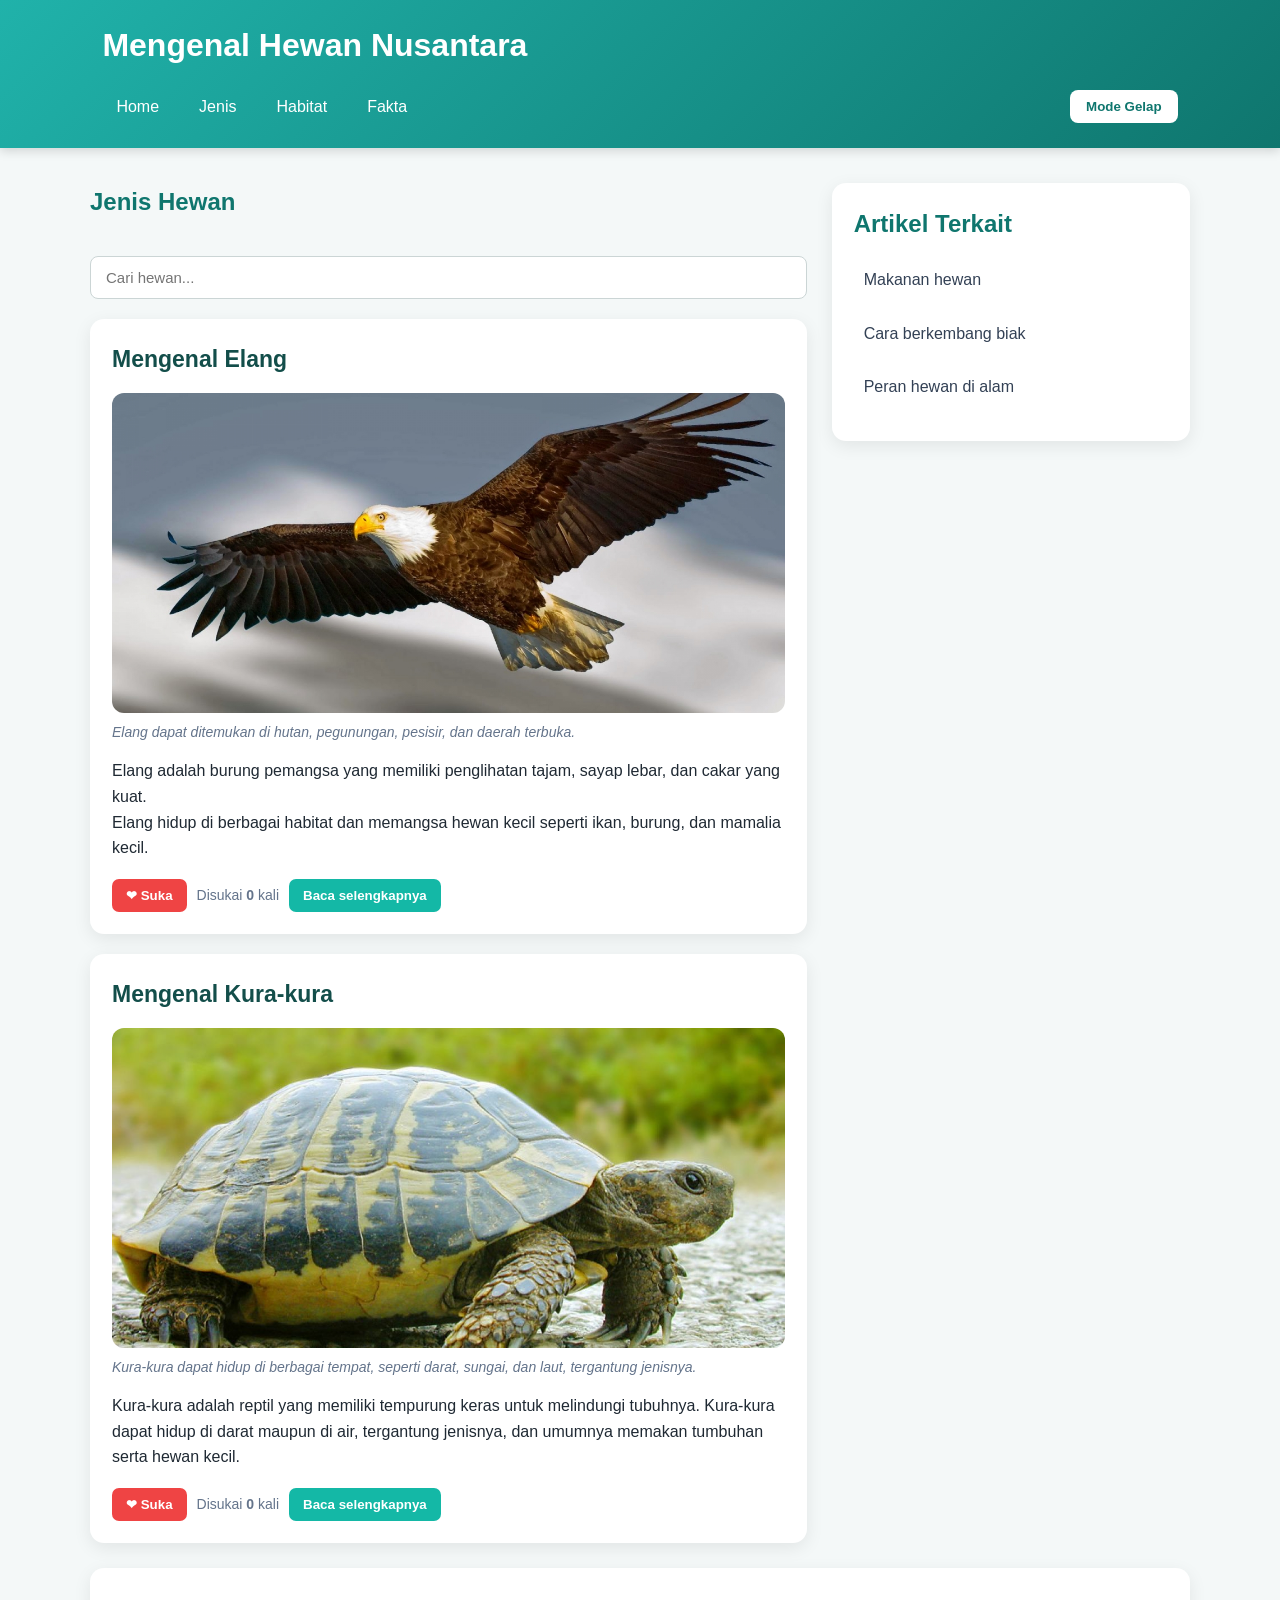
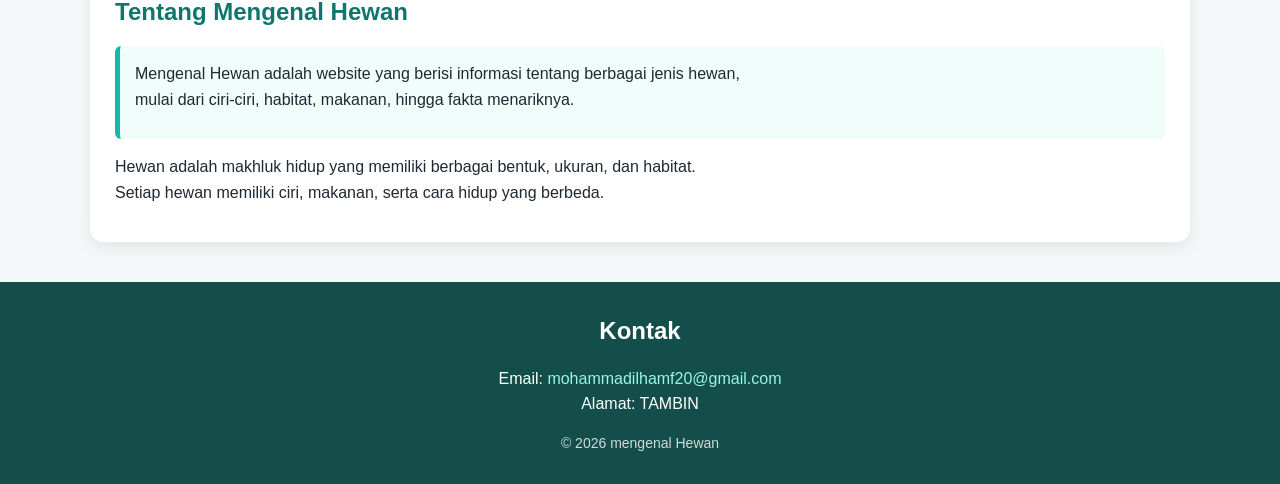
<file: index.html>
<!doctype html>
<html lang="en">
  <head>
    <meta charset="UTF-8" />
    <meta name="viewport" content="width=device-width, initial-scale=1.0" />
    <title>Mengenal Hewan</title>

    <link rel="stylesheet" href="style.css" />

    <!-- TAMBAHAN JS: menyambungkan file script.js. "defer" = tunggu HTML selesai dimuat dulu -->
    <script src="script.js" defer></script>

    <style>
      h1 {
        font-size: 20px;
        background-color: turquoise;
      }
    </style>
  </head>
  <body>
    <!--Header-->
    <header id="judul">
      <h1>Mengenal Hewan Nusantara</h1>

      <!--Navigasi-->
      <nav id="navigasi">
        <a href="#">Home</a>
        <a href="jenis.html">Jenis</a>
        <a href="habitat.html">Habitat</a>
        <a href="fakta.html">Fakta</a>
        <!-- TAMBAHAN JS: tombol mode gelap -->
        <button id="tombol-gelap">Mode Gelap</button>
      </nav>
    </header>

    <!--Konten Utama-->
    <main>
      <!--Section-->
      <section id="jenis">
        <h2>Jenis Hewan</h2>

        <!-- TAMBAHAN JS (Tantangan 2, opsional): kotak cari hewan -->
        <input type="text" id="cari" placeholder="Cari hewan..." />

        <!--article 1-->
        <article>
          <h3>Mengenal Elang</h3>
          <figure>
            <img src="elang-1-571aa253369773180d9c76e7.jpg" alt="" width="400" height="225" />
            <figcaption>
              Elang dapat ditemukan di hutan, pegunungan, pesisir, dan daerah
              terbuka.
            </figcaption>
          </figure>

          <p>
            Elang adalah burung pemangsa yang memiliki penglihatan tajam, sayap
            lebar, dan cakar yang kuat. <br />
            Elang hidup di berbagai habitat dan memangsa hewan kecil seperti
            ikan, burung, dan mamalia kecil.
          </p>

          <!-- TAMBAHAN JS: teks tambahan (disembunyikan dulu lewat class "sembunyi") -->
          <p class="selengkapnya sembunyi">
            Elang membuat sarang di pohon tinggi atau tebing. Beberapa jenis
            elang di Indonesia, seperti Elang Jawa, termasuk satwa yang
            dilindungi.
          </p>

          <!-- TAMBAHAN JS: tombol Suka dan Baca selengkapnya -->
          <div class="aksi">
            <button class="btn-suka">❤ Suka</button>
            <span>Disukai <strong class="jumlah-suka">0</strong> kali</span>
            <button class="btn-baca">Baca selengkapnya</button>
          </div>
        </article>

        <!--article 2-->
        <article>
          <h3>Mengenal Kura-kura</h3>
          <figure>
            <img src="kura-kura.jpg" alt="" width="400" height="200" />
            <figcaption>
              Kura-kura dapat hidup di berbagai tempat, seperti darat, sungai,
              dan laut, tergantung jenisnya.
            </figcaption>
          </figure>
          <p>
            Kura-kura adalah reptil yang memiliki tempurung keras untuk
            melindungi tubuhnya. Kura-kura <br />
            dapat hidup di darat maupun di air, tergantung jenisnya, dan umumnya
            memakan tumbuhan serta hewan kecil.
          </p>

          <!-- TAMBAHAN JS: teks tambahan (disembunyikan dulu lewat class "sembunyi") -->
          <p class="selengkapnya sembunyi">
            Tempurung kura-kura menyatu dengan tulang punggung dan tulang
            rusuknya, sehingga kura-kura tidak bisa keluar dari tempurungnya.
            Beberapa jenis dapat hidup lebih dari 50 tahun.
          </p>

          <!-- TAMBAHAN JS: tombol Suka dan Baca selengkapnya -->
          <div class="aksi">
            <button class="btn-suka">❤ Suka</button>
            <span>Disukai <strong class="jumlah-suka">0</strong> kali</span>
            <button class="btn-baca">Baca selengkapnya</button>
          </div>
        </article>
      </section>

      <!--Aside/Sidebar-->
      <aside>
        <h2>Artikel Terkait</h2>
        <ul>
          <li><a href="#">Makanan hewan</a></li>
          <li><a href="#">Cara berkembang biak</a></li>
          <li><a href="#">Peran hewan di alam</a></li>
        </ul>
      </aside>

      <!--Section Tentang-->
      <section id="Tentang">
        <h2>Tentang Mengenal Hewan</h2>

        <div class="wrapper">
          <p>
            Mengenal Hewan adalah website yang berisi informasi tentang berbagai
            jenis hewan, <br />
            mulai dari ciri-ciri, habitat, makanan, hingga fakta menariknya.
          </p>
        </div>
        <p>
          Hewan adalah makhluk hidup yang memiliki berbagai bentuk, ukuran, dan
          habitat. <br />
          Setiap hewan memiliki ciri, makanan, serta cara hidup yang berbeda.
        </p>
      </section>
    </main>
    <!--Footer-->
    <footer id="kontak">
      <h2>Kontak</h2>

      <address class="alamat">
        Email:
        <a href="mailto:mohammadilhamf20@gmail.com">mohammadilhamf20@gmail.com</a>
        <br />

        Alamat: TAMBIN 
      </address>

      <p>&copy; 2026 mengenal Hewan</p>
    </footer>
  </body>
</html>
<script>
const tombolGelap = document.querySelector("#tombol-gelap");

function gantiMode() {
    document.body.classList.toggle("gelap");

    if (document.body.classList.contains("gelap")) {
        tombolGelap.textContent = "Mode Terang";
    } else {
        tombolGelap.textContent = "Mode Gelap";
    }
}

tombolGelap.addEventListener("click", gantiMode);
</script>
</file>
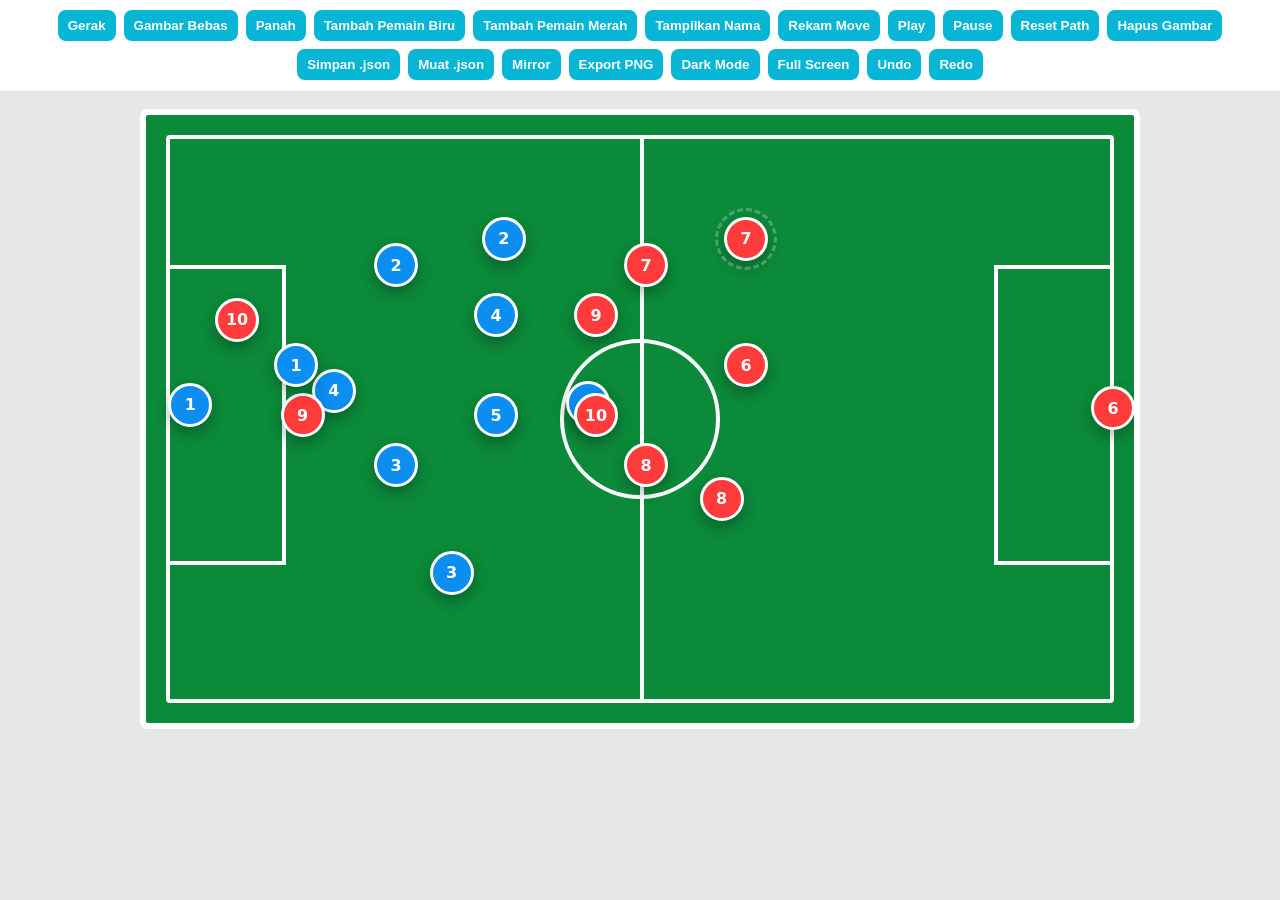
<file: Papan Strategi Futsal — All-in-One.html>
<!DOCTYPE html>
<!-- saved from url=(0055)file:///C:/Users/RPL-32/Desktop/papan-futsal/index.html -->
<html lang="id"><head><meta http-equiv="Content-Type" content="text/html; charset=UTF-8">

<meta name="viewport" content="width=device-width,initial-scale=1">
<title>Papan Strategi Futsal — All-in-One</title>
<style>
:root{
  --bg:#e7e7e7; --toolbar:#fff; --btn:#06b6d4; --field:#0b8a39; --text:#0b1220; --player-border:white;
}
body.dark{ --bg:#071021; --toolbar:#071227; --btn:#06b6d4; --field:#0b5b2f; --text:#e6eef6; --player-border:#06121a; }
*{box-sizing:border-box}
body{margin:0;font-family:system-ui,Segoe UI,Roboto,Arial;background:var(--bg);color:var(--text);-webkit-font-smoothing:antialiased}
#toolbar{display:flex;flex-wrap:wrap;gap:8px;padding:10px;background:var(--toolbar);align-items:center;justify-content:center;position:sticky;top:0;z-index:80;border-bottom:1px solid rgba(0,0,0,0.06)}
#toolbar button{background:var(--btn);border:0;color:#fff;padding:8px 10px;border-radius:8px;cursor:pointer;font-weight:700}
#toolbar button.ghost{background:transparent;border:1px solid rgba(255,255,255,0.06);color:var(--text)}
#field{width:1000px;max-width:calc(100% - 40px);height:620px;margin:18px auto;position:relative;background:var(--field);border-radius:8px;border:6px solid white;overflow:hidden;touch-action:none}
#field::before{content:"";position:absolute;top:20px;left:20px;right:20px;bottom:20px;border:4px solid white;border-radius:4px}
.line-mid{position:absolute;top:20px;bottom:20px;left:50%;width:0;border-left:4px solid white}
.circle-mid{position:absolute;width:160px;height:160px;border:4px solid white;border-radius:50%;top:50%;left:50%;transform:translate(-50%,-50%)}
.box-left,.box-right{position:absolute;width:120px;height:300px;border:4px solid white;top:150px}
.box-left{left:20px;border-left:none}
.box-right{right:20px;border-right:none}

/* canvas overlay (drawings) */
#drawCanvas{position:absolute;left:0;top:0;width:100%;height:100%;z-index:5}

/* player */
.player{width:44px;height:44px;border-radius:50%;position:absolute;display:flex;align-items:center;justify-content:center;font-weight:800;color:white;border:3px solid var(--player-border);cursor:grab;z-index:10;user-select:none;touch-action:none;box-shadow:0 6px 14px rgba(2,8,23,0.3)}
.player .label{position:absolute;top:52px;left:50%;transform:translateX(-50%);background:rgba(0,0,0,0.6);padding:2px 6px;border-radius:6px;font-size:12px;display:none}
.player.show-name .label{display:block}
.player.selected{outline:3px dashed rgba(255,255,255,0.25);outline-offset:6px}

/* responsive */
@media (max-width:640px){#toolbar{flex-direction:column}#field{height:56vh;margin:12px}}
</style>
</head>
<body>
  <!-- toolbar -->
  <div id="toolbar">
    <button id="btnMove">Gerak</button>
    <button id="btnFree">Gambar Bebas</button>
    <button id="btnArrow">Panah</button>

    <button id="addHome">Tambah Pemain Biru</button>
    <button id="addAway">Tambah Pemain Merah</button>
    <button id="toggleNames">Tampilkan Nama</button>

    <button id="btnRecord" class="active">Rekam Move</button>
    <button id="btnPlay">Play</button>
    <button id="btnPause">Pause</button>
    <button id="btnResetPath">Reset Path</button>

    <button id="clearDraw">Hapus Gambar</button>
    <button id="save">Simpan .json</button>
    <button id="load">Muat .json</button>
    <button id="mirror">Mirror</button>
    <button id="export">Export PNG</button>

    <button id="toggleDark">Dark Mode</button>
    <button id="fullScreen">Full Screen</button>
    <button id="undo">Undo</button>
    <button id="redo">Redo</button>

    <input id="fileLoader" type="file" accept=".json" style="display:none">
  </div>

  <!-- field -->
  <div id="field">
    <div class="line-mid"></div>
    <div class="circle-mid"></div>
    <div class="box-left"></div>
    <div class="box-right"></div>
    <canvas id="drawCanvas" width="989" height="609"></canvas>
  <div class="player" id="p1" style="background: rgb(11, 142, 240); left: 22.4305px; top: 267.986px;"><div class="num">1</div><div class="label">A1</div></div><div class="player" id="p2" style="background: rgb(11, 142, 240); left: 335.764px; top: 101.806px;"><div class="num">2</div><div class="label">A2</div></div><div class="player" id="p3" style="background: rgb(11, 142, 240); left: 283.542px; top: 435.764px;"><div class="num">3</div><div class="label">A3</div></div><div class="player" id="p4" style="background: rgb(11, 142, 240); left: 165.764px; top: 253.542px;"><div class="num">4</div><div class="label">A4</div></div><div class="player" id="p5" style="background: rgb(11, 142, 240); left: 420.208px; top: 265.764px;"><div class="num">5</div><div class="label">A5</div></div><div class="player" id="p6" style="background: rgb(255, 59, 59); left: 945px; top: 271.319px;"><div class="num">6</div><div class="label">B6</div></div><div class="player selected" id="p7" style="background: rgb(255, 59, 59); left: 578px; top: 101.819px;"><div class="num">7</div><div class="label">B7</div></div><div class="player" id="p8" style="background: rgb(255, 59, 59); left: 553.556px; top: 361.819px;"><div class="num">8</div><div class="label">B8</div></div><div class="player" id="p9" style="background: rgb(255, 59, 59); left: 134.667px; top: 278.486px;"><div class="num">9</div><div class="label">B9</div></div><div class="player" id="p10" style="background: rgb(255, 59, 59); left: 69.1111px; top: 182.931px;"><div class="num">10</div><div class="label">B10</div></div></div>

<script>
/* ======== Inisialisasi ======== */
const field = document.getElementById('field');
const canvas = document.getElementById('drawCanvas');
const ctx = canvas.getContext('2d');
const fileLoader = document.getElementById('fileLoader');
canvas.width = field.clientWidth; canvas.height = field.clientHeight;

let mode = 'move'; // move | free | arrow
let players = []; // {id, el, number, color, name, path:[]}
let idCounter = 1;
let drawing=false, startX=0, startY=0;
let undoStack=[], redoStack=[];
let previewImage = null;

// recording / animation
let recordMode=false;
let selectedPlayer = null;
let animRAF = null;

/* ======== Util ======== */
function toLocalCoords(evt){
  const rect = field.getBoundingClientRect();
  const clientX = evt.touches ? evt.touches[0].clientX : evt.clientX;
  const clientY = evt.touches ? evt.touches[0].clientY : evt.clientY;
  return {x: clientX - rect.left, y: clientY - rect.top};
}
function clampPos(x,y){
  const r = 22, w = field.clientWidth, h = field.clientHeight;
  x = Math.max(r, Math.min(w - r, x)); y = Math.max(r, Math.min(h - r, y));
  return {x,y};
}
function saveCanvasState(){ undoStack.push(canvas.toDataURL()); if(undoStack.length>50) undoStack.shift(); redoStack=[]; }
function undo(){ if(!undoStack.length) return; redoStack.push(canvas.toDataURL()); const img = new Image(); img.src = undoStack.pop(); img.onload = ()=>{ ctx.clearRect(0,0,canvas.width,canvas.height); ctx.drawImage(img,0,0); } }
function redo(){ if(!redoStack.length) return; undoStack.push(canvas.toDataURL()); const img = new Image(); img.src = redoStack.pop(); img.onload = ()=>{ ctx.clearRect(0,0,canvas.width,canvas.height); ctx.drawImage(img,0,0); } }

/* ======== Drawing (free & arrow) ======== */
canvas.addEventListener('pointerdown',(e)=>{
  if(mode==='free' || mode==='arrow'){
    drawing=true;
    const loc=toLocalCoords(e); startX=loc.x; startY=loc.y;
    saveCanvasState();
    if(mode==='free'){ ctx.lineWidth=4; ctx.lineCap='round'; ctx.lineJoin='round'; ctx.beginPath(); ctx.moveTo(startX,startY); }
    if(mode==='arrow'){ capturePreview(); }
  }
});
canvas.addEventListener('pointermove',(e)=>{
  if(!drawing) return;
  const loc=toLocalCoords(e);
  if(mode==='free'){ ctx.lineTo(loc.x,loc.y); ctx.stroke(); }
  else if(mode==='arrow'){ redrawFromPreview(); drawArrow(startX,startY,loc.x,loc.y,true); }
});
canvas.addEventListener('pointerup',(e)=>{
  if(!drawing) return;
  const loc=toLocalCoords(e);
  if(mode==='arrow'){ drawArrow(startX,startY,loc.x,loc.y,false); }
  drawing=false;
});
function drawArrow(x1,y1,x2,y2,preview=false){
  ctx.save();
  ctx.strokeStyle = preview ? 'rgba(255,255,255,0.6)' : 'white';
  ctx.fillStyle = preview ? 'rgba(255,255,255,0.6)' : 'white';
  ctx.lineWidth = 4; ctx.beginPath(); ctx.moveTo(x1,y1); ctx.lineTo(x2,y2); ctx.stroke();
  const ang = Math.atan2(y2-y1,x2-x1), ah=12;
  ctx.beginPath(); ctx.moveTo(x2,y2); ctx.lineTo(x2 - ah*Math.cos(ang-Math.PI/7), y2 - ah*Math.sin(ang-Math.PI/7));
  ctx.lineTo(x2 - ah*Math.cos(ang+Math.PI/7), y2 - ah*Math.sin(ang+Math.PI/7)); ctx.closePath(); ctx.fill();
  ctx.restore();
}
function capturePreview(){ previewImage = new Image(); previewImage.src = canvas.toDataURL(); }
function redrawFromPreview(){ if(previewImage){ ctx.clearRect(0,0,canvas.width,canvas.height); ctx.drawImage(previewImage,0,0); } }

/* ======== Mode controls ======== */
function setMode(m){ mode=m; document.querySelectorAll('#toolbar button').forEach(b=>b.classList.remove('active')); const map={'move':'btnMove','free':'btnFree','arrow':'btnArrow'}; if(map[m]) document.getElementById(map[m]).classList.add('active'); }
document.getElementById('btnMove').addEventListener('click',()=> setMode('move'));
document.getElementById('btnFree').addEventListener('click',()=> setMode('free'));
document.getElementById('btnArrow').addEventListener('pointerdown',()=> { capturePreview(); setMode('arrow'); });

/* ======== Players creation/drag/remove ======== */
function createPlayer(number,color,x,y,name){
  const el = document.createElement('div'); el.className='player'; el.id = 'p'+(idCounter++); el.style.background = color;
  el.innerHTML = `<div class="num">${number}</div><div class="label">${name||number}</div>`;
  const pos = clampPos(x,y); el.style.left = (pos.x-22)+'px'; el.style.top = (pos.y-22)+'px';
  field.appendChild(el);
  const p = {id: el.id, el, number, color, name: name||number, path:[], animIndex:0, animPlaying:false};
  players.push(p);

  // dragging
  let dragging=false, offX=0, offY=0;
  el.addEventListener('pointerdown',(ev)=>{
    ev.stopPropagation();
    if(mode!=='move') return;
    dragging=true; el.setPointerCapture(ev.pointerId);
    const r = el.getBoundingClientRect(); const fr = field.getBoundingClientRect();
    offX = ev.clientX - r.left; offY = ev.clientY - r.top;
  });
  el.addEventListener('pointermove',(ev)=>{
    if(!dragging) return;
    const fr = field.getBoundingClientRect();
    let nx = ev.clientX - fr.left - offX + 22; let ny = ev.clientY - fr.top - offY + 22;
    const cp = clampPos(nx,ny); el.style.left = (cp.x-22)+'px'; el.style.top = (cp.y-22)+'px';
    // if in record mode and this is selected player, append waypoint while moving
    if(recordMode && selectedPlayer && selectedPlayer.id===p.id){
      const cx = cp.x, cy = cp.y;
      // only push last if sufficiently far to avoid huge arrays
      const last = p.path[p.path.length-1];
      if(!last || Math.hypot(last.x-cx,last.y-cy)>8) p.path.push({x:cx,y:cy});
    }
  });
  el.addEventListener('pointerup',(ev)=>{ dragging=false; try{el.releasePointerCapture(ev.pointerId);}catch(e){} });
  el.addEventListener('contextmenu',(ev)=>{ ev.preventDefault(); removePlayer(p.id); });
  el.addEventListener('click',(ev)=>{ // selection for recording
    if(recordMode){
      selectedPlayer = (selectedPlayer && selectedPlayer.id===p.id) ? null : p;
      players.forEach(pp=> pp.el.classList.toggle('selected', pp===selectedPlayer));
    }
  });

  return p;
}
function removePlayer(id){
  const idx = players.findIndex(p=>p.id===id); if(idx===-1) return;
  players[idx].el.remove(); players.splice(idx,1);
}

/* ======== initial players ======== */
function addInitial(){
  // home
  createPlayer(1,'#0b8ef0',150,250,'A1');
  createPlayer(2,'#0b8ef0',250,150,'A2');
  createPlayer(3,'#0b8ef0',250,350,'A3');
  createPlayer(4,'#0b8ef0',350,200,'A4');
  createPlayer(5,'#0b8ef0',350,300,'A5');
  // away
  createPlayer(6,'#ff3b3b',600,250,'B6');
  createPlayer(7,'#ff3b3b',500,150,'B7');
  createPlayer(8,'#ff3b3b',500,350,'B8');
  createPlayer(9,'#ff3b3b',450,200,'B9');
  createPlayer(10,'#ff3b3b',450,300,'B10');
}
addInitial();

/* toolbar add player */
document.getElementById('addHome').addEventListener('click',()=> createPlayer(players.length+1,'#0b8ef0',field.clientWidth*0.25+Math.random()*80-40,field.clientHeight*0.5+Math.random()*80-40,'A'+(players.length+1)));
document.getElementById('addAway').addEventListener('click',()=> createPlayer(players.length+1,'#ff3b3b',field.clientWidth*0.65+Math.random()*80-40,field.clientHeight*0.5+Math.random()*80-40,'B'+(players.length+1)));
document.getElementById('toggleNames').addEventListener('click',()=>{
  const show = !players[0]?.el.classList.contains('show-name');
  players.forEach(p=> p.el.classList.toggle('show-name', show));
});

/* ======== Recording paths ======== */
document.getElementById('btnRecord').addEventListener('click', ()=>{
  recordMode = !recordMode;
  selectedPlayer = null;
  players.forEach(pp=> pp.el.classList.remove('selected'));
  document.getElementById('btnRecord').classList.toggle('active', recordMode);
  if(recordMode) alert('Rekam aktif: klik pemain untuk pilih lalu klik lapangan untuk menambah waypoint. Atau seret pemain untuk menambah titik.');
});
field.addEventListener('pointerdown',(ev)=>{
  if(!recordMode) return;
  if(!selectedPlayer){ alert('Pilih pemain dulu (klik lingkaran) untuk merekam jalurnya.'); return; }
  const loc = toLocalCoords(ev); const cp = clampPos(loc.x,loc.y);
  selectedPlayer.path.push({x:cp.x,y:cp.y});
  // mark waypoint
  ctx.save(); ctx.fillStyle='rgba(255,255,255,0.9)'; ctx.beginPath(); ctx.arc(cp.x,cp.y,4,0,Math.PI*2); ctx.fill(); ctx.restore();
});

/* ======== Animation: play / pause / reset ======== */
function animateAll(){
  // prepare anim state
  players.forEach(p=>{ p.animIndex = 0; p.animPlaying = (p.path && p.path.length>0); p._seg = null; });
  runAnimations();
}
function runAnimations(){
  if(animRAF) cancelAnimationFrame(animRAF);
  const step = (ts)=>{
    let anyPlaying=false;
    players.forEach(p=>{
      if(!p.animPlaying) return;
      anyPlaying=true;
      const el = p.el;
      if(p.animIndex >= p.path.length){ p.animPlaying=false; return; }
      if(!p._seg){
        // setup segment
        const rect = el.getBoundingClientRect(); const fr = field.getBoundingClientRect();
        const curX = rect.left - fr.left + 22; const curY = rect.top - fr.top + 22;
        p._seg = {fromX:curX,fromY:curY,toX:p.path[p.animIndex].x,toY:p.path[p.animIndex].y,start:ts,dur:600};
      }
      const s = p._seg; const t = (ts - s.start) / s.dur;
      if(t>=1){
        el.style.left = (s.toX - 22) + 'px'; el.style.top = (s.toY - 22) + 'px';
        p.animIndex++; p._seg = null;
      } else {
        const cx = s.fromX + (s.toX - s.fromX) * t; const cy = s.fromY + (s.toY - s.fromY) * t;
        el.style.left = (cx - 22) + 'px'; el.style.top = (cy - 22) + 'px';
      }
    });
    if(anyPlaying) animRAF = requestAnimationFrame(step); else { if(animRAF) cancelAnimationFrame(animRAF); animRAF=null; }
  };
  animRAF = requestAnimationFrame(step);
}
function pauseAnimations(){ players.forEach(p=> p.animPlaying=false); if(animRAF) cancelAnimationFrame(animRAF); animRAF=null; }
function resetAllPaths(){ players.forEach(p=> p.path=[]); ctx.clearRect(0,0,canvas.width,canvas.height); }

/* toolbar animation */
document.getElementById('btnPlay').addEventListener('click', ()=> animateAll());
document.getElementById('btnPause').addEventListener('click', ()=> pauseAnimations());
document.getElementById('btnResetPath').addEventListener('click', ()=> resetAllPaths());

/* ======== canvas clear / undo / redo ======== */
document.getElementById('clearDraw').addEventListener('click', ()=> { saveCanvasState(); ctx.clearRect(0,0,canvas.width,canvas.height); });
document.getElementById('undo').addEventListener('click', ()=> undo());
document.getElementById('redo').addEventListener('click', ()=> redo());

/* ======== save / load formasi (players + canvas drawing) ======== */
document.getElementById('save').addEventListener('click', ()=>{
  const data = { players: players.map(p=>({id:p.id,number:p.number,color:p.color,name:p.name,left:p.el.style.left,top:p.el.style.top,path:p.path})), canvas: canvas.toDataURL() };
  const blob = new Blob([JSON.stringify(data,null,2)],{type:'application/json'});
  const a = document.createElement('a'); a.href = URL.createObjectURL(blob); a.download = 'formasi.json'; a.click();
});
document.getElementById('load').addEventListener('click', ()=> fileLoader.click());
fileLoader.addEventListener('change',(ev)=>{
  const file = ev.target.files[0]; if(!file) return;
  const reader = new FileReader(); reader.onload = ()=> {
    try{
      const data = JSON.parse(reader.result);
      // clear current
      players.forEach(p=> p.el.remove()); players=[]; idCounter=1;
      // load players
      (data.players||[]).forEach(pl=>{
        const left = parseFloat(pl.left||0), top = parseFloat(pl.top||0);
        const p = createPlayer(pl.number, pl.color, left+22, top+22, pl.name||pl.number);
        p.path = pl.path||[];
      });
      // restore canvas
      if(data.canvas){ const img = new Image(); img.onload = ()=> { ctx.clearRect(0,0,canvas.width,canvas.height); ctx.drawImage(img,0,0); }; img.src = data.canvas; }
    }catch(err){ alert('Gagal muat: '+err.message); }
  }; reader.readAsText(file);
});

/* ======== mirror (players + canvas horizontally) ======== */
document.getElementById('mirror').addEventListener('click', ()=>{
  players.forEach(p=>{
    const left = parseFloat(p.el.style.left); p.el.style.left = (field.clientWidth - left - 44) + 'px';
    p.path = p.path.map(pt=> ({x: field.clientWidth - pt.x, y: field.clientHeight - pt.y}));
  });
  // flip canvas horizontally
  saveCanvasState();
  const tmp = new Image(); tmp.src = canvas.toDataURL();
  tmp.onload = ()=> { ctx.clearRect(0,0,canvas.width,canvas.height); ctx.save(); ctx.translate(canvas.width,0); ctx.scale(-1,1); ctx.drawImage(tmp,0,0); ctx.restore(); }
});

/* ======== export PNG (render players + canvas into merged image) ======== */
document.getElementById('export').addEventListener('click', ()=>{
  const merge = document.createElement('canvas'); merge.width = canvas.width; merge.height = canvas.height;
  const g = merge.getContext('2d');
  // background (approximate using computed bg color)
  g.fillStyle = getComputedStyle(field).backgroundColor; g.fillRect(0,0,merge.width,merge.height);
  // draw basic field inner border (outer border is CSS; draw inner white rect to mimic lines)
  g.strokeStyle = 'white'; g.lineWidth = 4; g.strokeRect(20,20,merge.width-40,merge.height-40);
  // center line
  g.beginPath(); g.moveTo(merge.width/2,20); g.lineTo(merge.width/2,merge.height-20); g.stroke();
  // center circle
  g.beginPath(); g.arc(merge.width/2,merge.height/2,80,0,Math.PI*2); g.stroke();
  // penalty boxes
  g.strokeRect(20, (merge.height/2)-150, 120, 300); g.strokeRect(merge.width-140, (merge.height/2)-150, 120, 300);
  // players
  players.forEach(p=>{
    const rect = p.el.getBoundingClientRect(); const fr = field.getBoundingClientRect();
    const cx = rect.left - fr.left + 22; const cy = rect.top - fr.top + 22;
    g.beginPath(); g.fillStyle = p.color; g.arc(cx,cy,22,0,Math.PI*2); g.fill();
    g.fillStyle = '#fff'; g.font='bold 14px Arial'; g.textAlign='center'; g.textBaseline='middle'; g.fillText(String(p.number),cx,cy);
    if(p.name) { g.fillStyle='rgba(0,0,0,0.6)'; g.font='12px Arial'; g.fillText(p.name,cx,cy+34); }
  });
  // drawings on top
  g.drawImage(canvas,0,0);
  const a = document.createElement('a'); a.href = merge.toDataURL(); a.download = 'strategi.png'; a.click();
});

/* ======== Dark mode & fullscreen ======== */
document.getElementById('toggleDark').addEventListener('click', ()=> document.body.classList.toggle('dark'));
document.getElementById('fullScreen').addEventListener('click', ()=> {
  if(!document.fullscreenElement) field.requestFullscreen().catch(()=>{}); else document.exitFullscreen();
});

/* ======== Undo/Redo bindings already above ======== */

/* ======== Responsive: resize canvas ======== */
window.addEventListener('resize', ()=> { canvas.width = field.clientWidth; canvas.height = field.clientHeight; });

/* ======== misc helpers ======== */
document.getElementById('btnPlay').addEventListener('click', ()=> animateAll());
document.getElementById('btnPause').addEventListener('click', ()=> pauseAnimations());
document.getElementById('btnResetPath').addEventListener('click', ()=> resetAllPaths());

/* ======== capture preview for arrow dynamic drawing ======== */
function capturePreview(){ const img = new Image(); img.src = canvas.toDataURL(); previewImage = img; }
function redrawFromPreview(){ if(previewImage){ ctx.clearRect(0,0,canvas.width,canvas.height); ctx.drawImage(previewImage,0,0); } }

/* ======== done ======== */
saveCanvasState();

</script>


</body></html>
</file>
<file: style.css>
/* =========================
   RESET DASAR
========================= */
*,
*::before,
*::after {
  box-sizing: border-box;
  margin: 0;
  padding: 0;
}

/* =========================
   BODY
========================= */
body {
  font-family: "Segoe UI", Arial, sans-serif;
  line-height: 1.6;
  background-color: #f4f8f8;
  color: #1f2933;
  transition: background-color 0.3s, color 0.3s;
}

/* =========================
   HEADER
========================= */
#judul {
  background: linear-gradient(135deg, #20b2aa, #0f766e);
  color: white;
  padding: 20px 8%;
  box-shadow: 0 3px 10px rgba(0, 0, 0, 0.15);
}

#judul h1 {
  font-size: 32px;
  margin-bottom: 15px;

  /* Menghilangkan warna turquoise
     dari style bawaan HTML */
  background-color: transparent;
}

/* =========================
   NAVIGASI
========================= */
#navigasi {
  display: flex;
  align-items: center;
  gap: 12px;
  flex-wrap: wrap;
}

#navigasi a {
  color: white;
  text-decoration: none;
  padding: 8px 14px;
  border-radius: 6px;
  transition: 0.3s;
}

#navigasi a:hover {
  background-color: rgba(255, 255, 255, 0.2);
}

/* Tombol mode gelap */
#tombol-gelap {
  margin-left: auto;
  border: none;
  background-color: white;
  color: #0f766e;
  padding: 9px 16px;
  border-radius: 8px;
  cursor: pointer;
  font-weight: 600;
  transition: 0.3s;
}

#tombol-gelap:hover {
  background-color: #dff7f5;
  transform: translateY(-2px);
}

/* =========================
   KONTEN UTAMA
========================= */
main {
  width: 90%;
  max-width: 1100px;
  margin: 35px auto;

  display: grid;
  grid-template-columns: 2fr 1fr;
  gap: 25px;
}

/* =========================
   SECTION JENIS HEWAN
========================= */
#jenis {
  display: flex;
  flex-direction: column;
  gap: 20px;
}

#jenis h2,
#Tentang h2,
aside h2,
footer h2 {
  color: #0f766e;
  margin-bottom: 15px;
}

/* =========================
   KOTAK PENCARIAN
========================= */
#cari {
  width: 100%;
  padding: 12px 15px;
  border: 1px solid #cbd5d5;
  border-radius: 8px;
  outline: none;
  font-size: 15px;
  transition: 0.3s;
}

#cari:focus {
  border-color: #20b2aa;
  box-shadow: 0 0 0 3px rgba(32, 178, 170, 0.15);
}

/* =========================
   ARTIKEL
========================= */
article {
  background-color: white;
  padding: 22px;
  border-radius: 14px;
  box-shadow: 0 5px 18px rgba(0, 0, 0, 0.08);
  transition: 0.3s;
}

article:hover {
  transform: translateY(-4px);
  box-shadow: 0 8px 24px rgba(0, 0, 0, 0.12);
}

article h3 {
  color: #134e4a;
  margin-bottom: 15px;
  font-size: 23px;
}

/* =========================
   GAMBAR
========================= */
figure {
  margin-bottom: 15px;
}

figure img {
  width: 100%;
  height: auto;
  max-height: 320px;
  object-fit: cover;
  border-radius: 12px;
  display: block;
}

figcaption {
  margin-top: 8px;
  font-size: 14px;
  color: #64748b;
  font-style: italic;
}

/* =========================
   PARAGRAF
========================= */
article p,
#Tentang p {
  margin-bottom: 12px;
}

/* =========================
   TOMBOL AKSI
========================= */
.aksi {
  margin-top: 18px;
  display: flex;
  align-items: center;
  flex-wrap: wrap;
  gap: 10px;
}

.aksi button {
  border: none;
  padding: 9px 14px;
  border-radius: 7px;
  cursor: pointer;
  font-weight: 600;
  transition: 0.3s;
}

.btn-suka {
  background-color: #ef4444;
  color: white;
}

.btn-suka:hover {
  background-color: #dc2626;
  transform: translateY(-2px);
}

.btn-baca {
  background-color: #14b8a6;
  color: white;
}

.btn-baca:hover {
  background-color: #0f766e;
  transform: translateY(-2px);
}

.aksi span {
  color: #64748b;
  font-size: 14px;
}

/* Untuk teks yang disembunyikan */
.sembunyi {
  display: none;
}

/* =========================
   SIDEBAR
========================= */
aside {
  background-color: white;
  padding: 22px;
  border-radius: 14px;
  box-shadow: 0 5px 18px rgba(0, 0, 0, 0.08);
  height: fit-content;
}

aside ul {
  list-style: none;
}

aside li {
  margin-bottom: 10px;
}

aside a {
  color: #334155;
  text-decoration: none;
  display: block;
  padding: 9px 10px;
  border-radius: 6px;
  transition: 0.3s;
}

aside a:hover {
  background-color: #ccfbf1;
  color: #0f766e;
  padding-left: 15px;
}

/* =========================
   SECTION TENTANG
========================= */
#Tentang {
  grid-column: 1 / -1;
  background-color: white;
  padding: 25px;
  border-radius: 14px;
  box-shadow: 0 5px 18px rgba(0, 0, 0, 0.08);
}

.wrapper {
  background-color: #f0fdfa;
  border-left: 5px solid #14b8a6;
  padding: 15px;
  margin-bottom: 15px;
  border-radius: 6px;
}

/* =========================
   FOOTER
========================= */
footer {
  margin-top: 40px;
  background-color: #134e4a;
  color: white;
  text-align: center;
  padding: 30px 20px;
}

footer h2 {
  color: white;
}

.alamat {
  font-style: normal;
  margin-bottom: 15px;
}

.alamat a {
  color: #99f6e4;
  text-decoration: none;
}

.alamat a:hover {
  text-decoration: underline;
}

footer p {
  font-size: 14px;
  opacity: 0.8;
}

/* =========================
   MODE GELAP
========================= */
body.gelap {
  background-color: #0f172a;
  color: #e2e8f0;
}

body.gelap article,
body.gelap aside,
body.gelap #Tentang {
  background-color: #1e293b;
  color: #e2e8f0;
}

body.gelap article h3,
body.gelap #jenis h2,
body.gelap #Tentang h2,
body.gelap aside h2 {
  color: #5eead4;
}

body.gelap figcaption,
body.gelap .aksi span {
  color: #cbd5e1;
}

body.gelap aside a {
  color: #e2e8f0;
}

body.gelap aside a:hover {
  background-color: #334155;
  color: #5eead4;
}

body.gelap .wrapper {
  background-color: #134e4a;
}

/* =========================
   RESPONSIVE / HP
========================= */
@media (max-width: 768px) {
  #judul {
    padding: 20px 5%;
  }

  #judul h1 {
    font-size: 26px;
  }

  #navigasi {
    flex-direction: column;
    align-items: stretch;
  }

  #navigasi a {
    text-align: center;
  }

  #tombol-gelap {
    margin-left: 0;
  }

  main {
    width: 92%;
    grid-template-columns: 1fr;
  }

  #Tentang {
    grid-column: auto;
  }

  .aksi {
    flex-direction: column;
    align-items: flex-start;
  }
}
</file>
